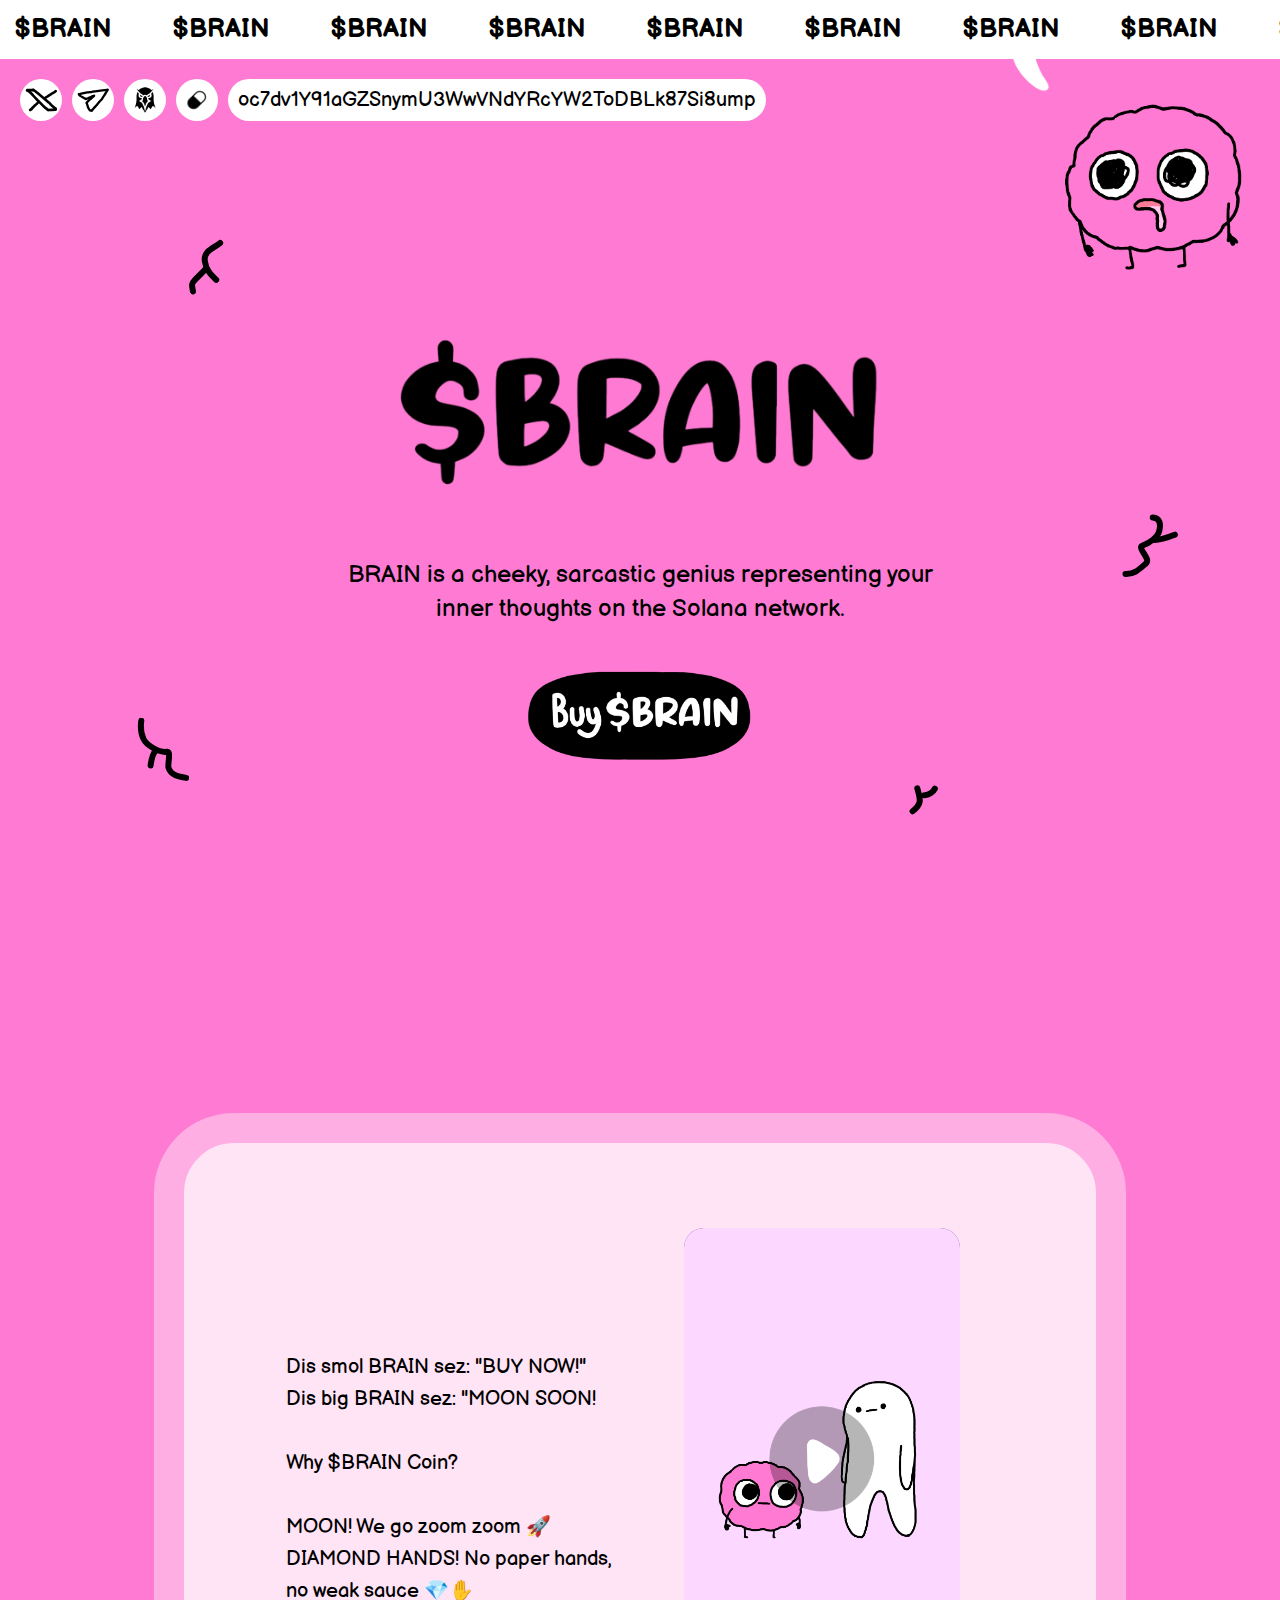
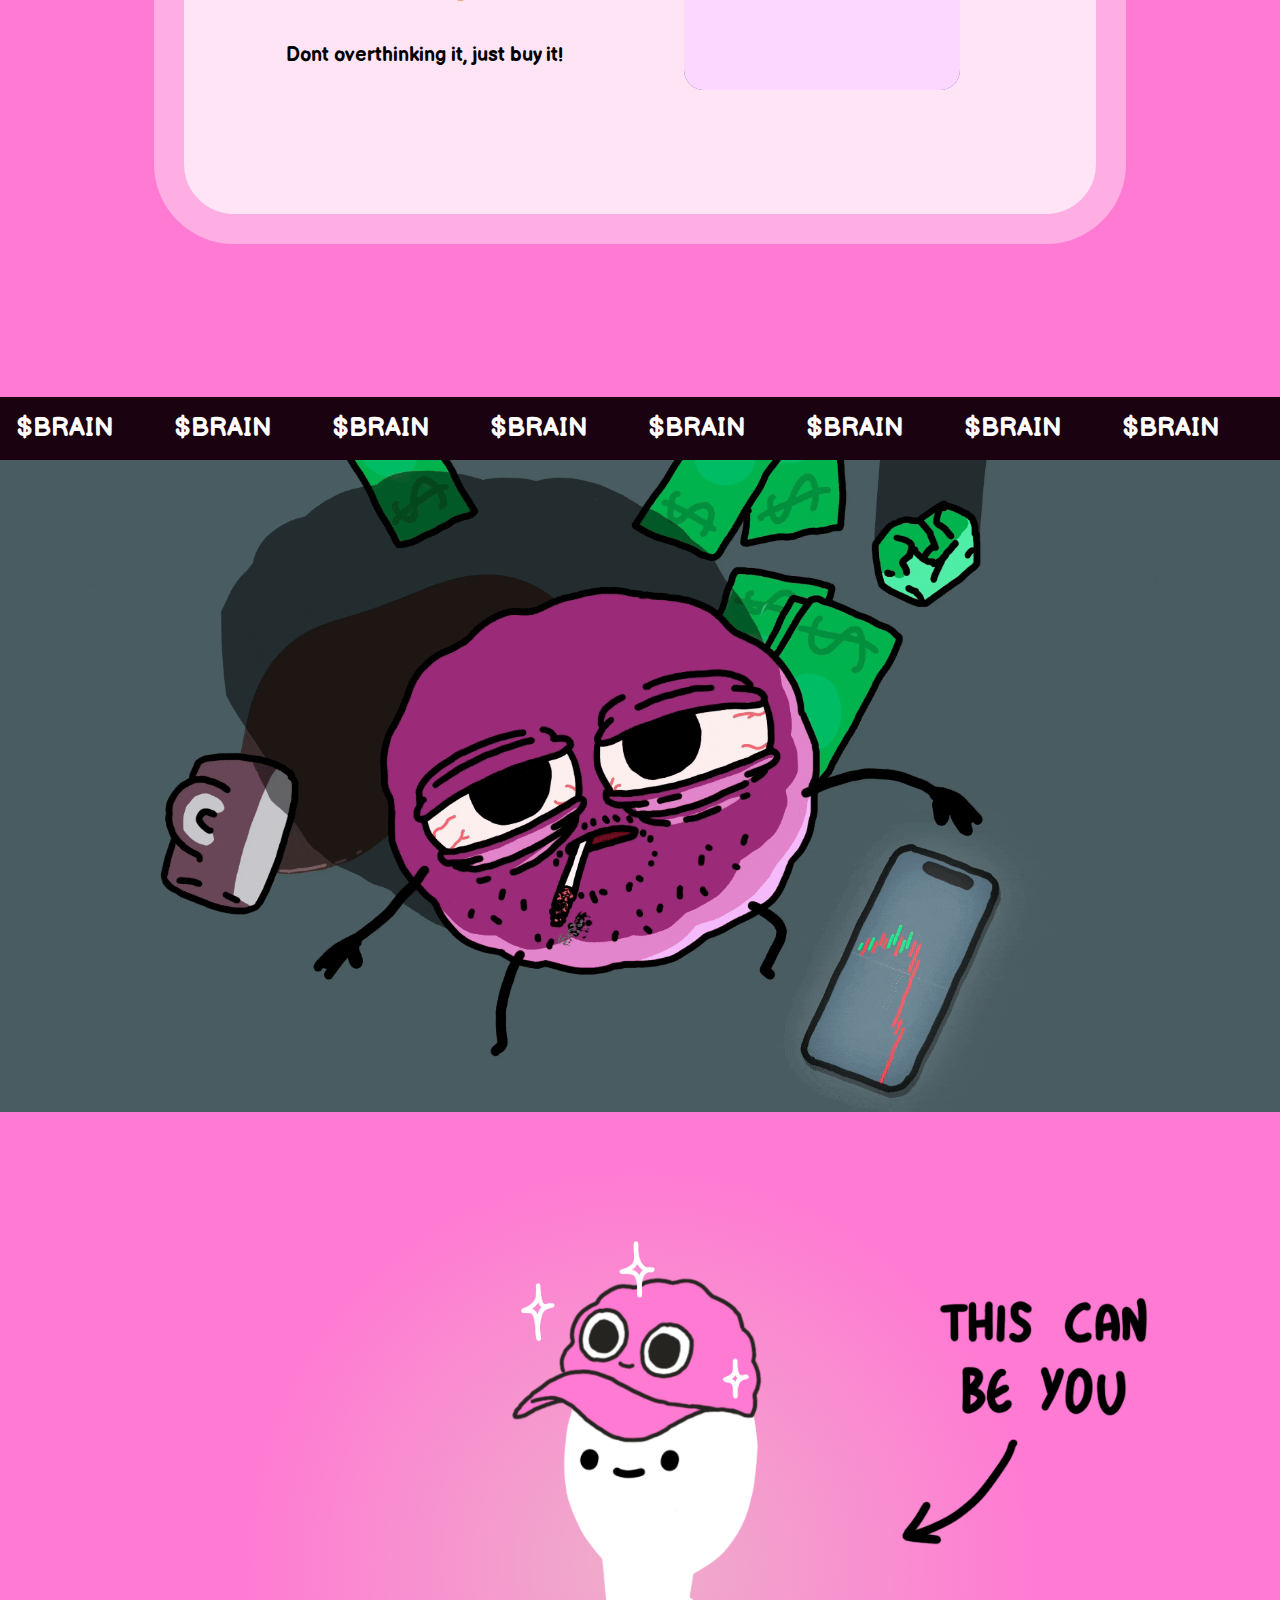
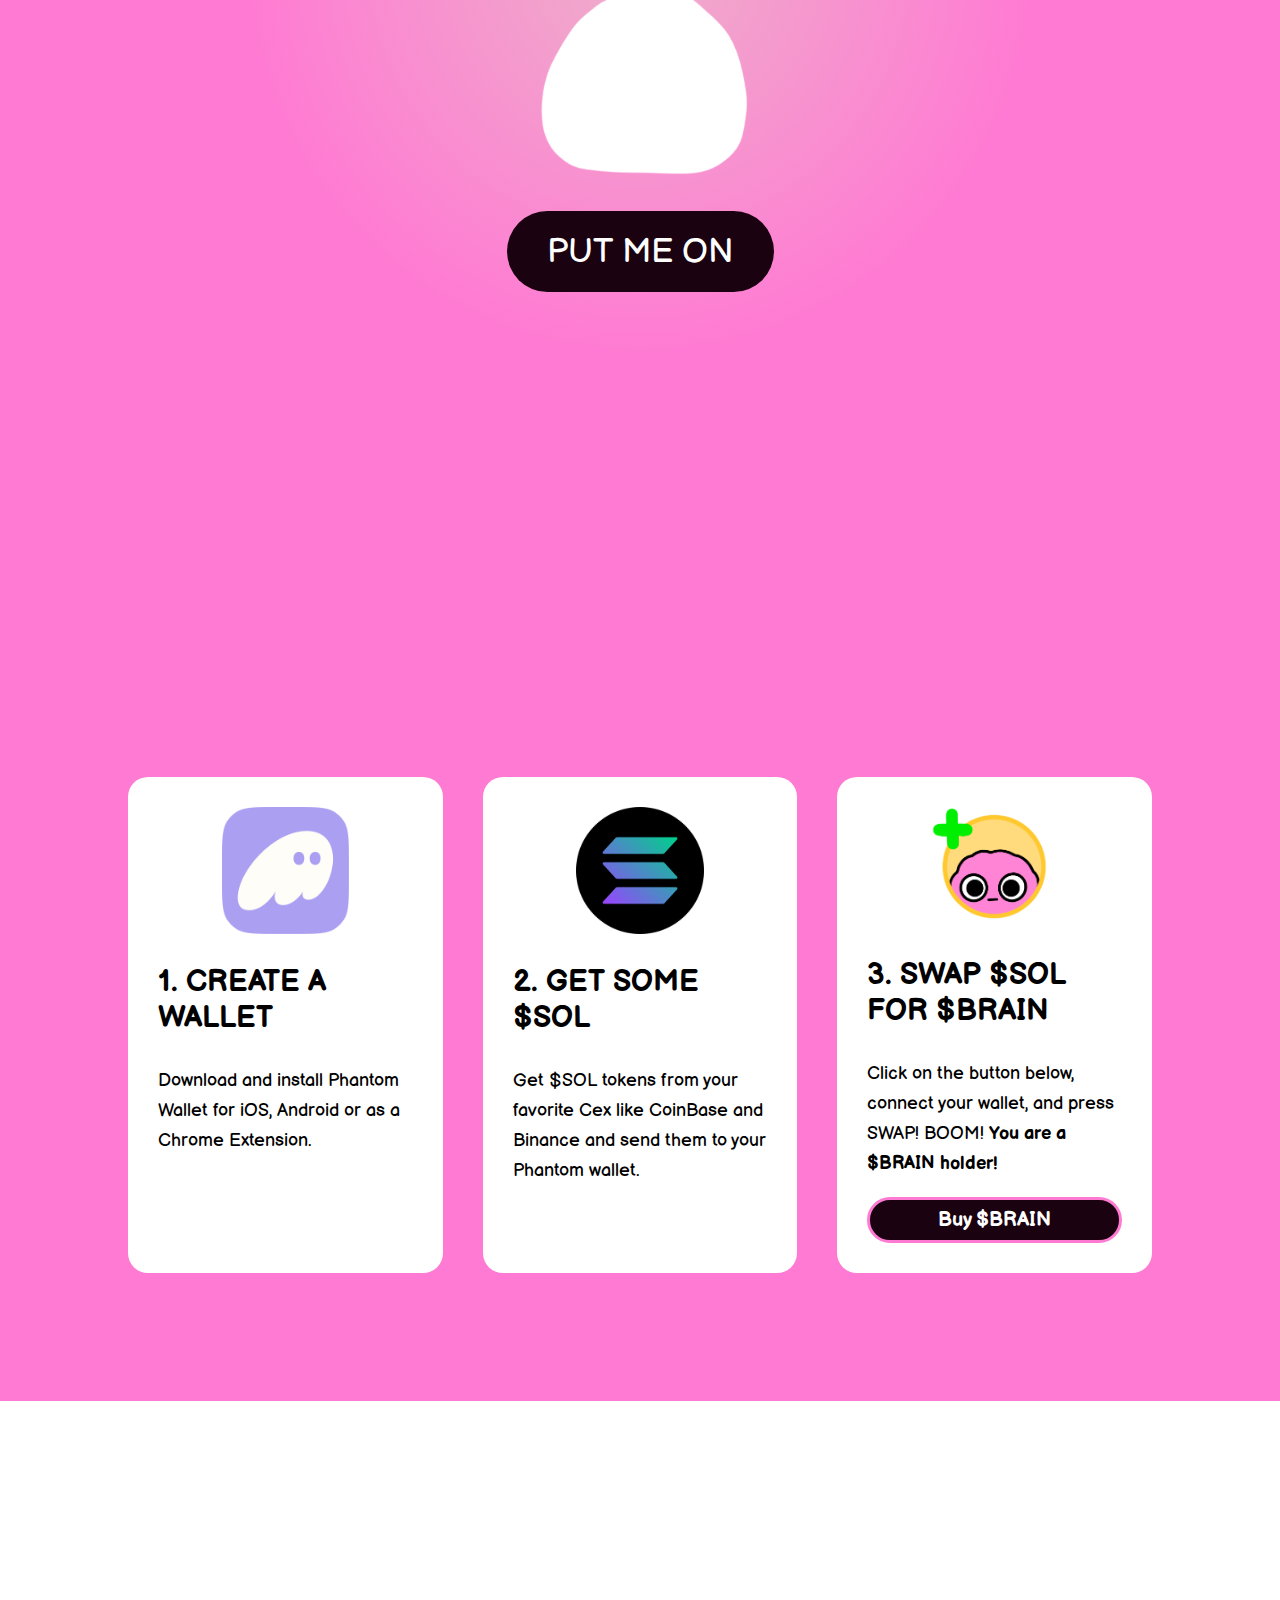
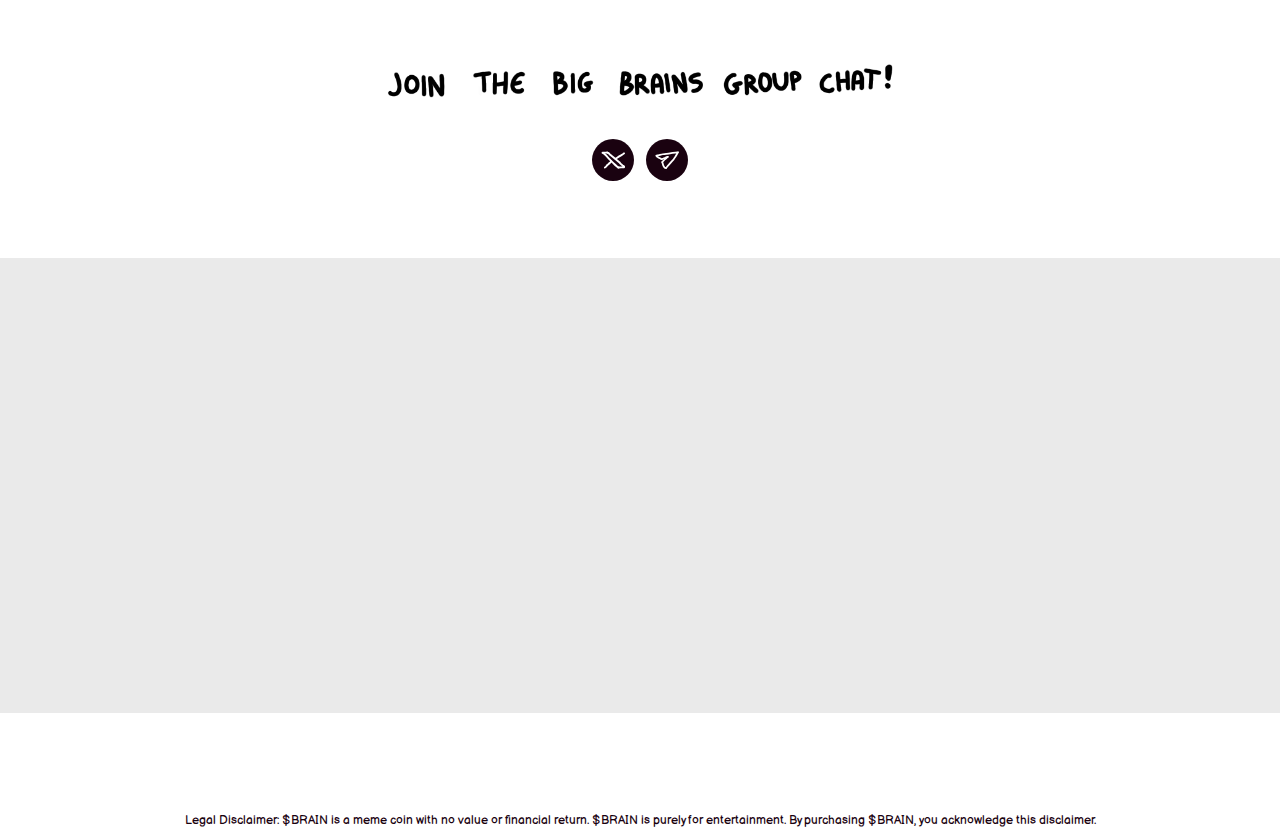
<file: index.html>
<!DOCTYPE html>
<html lang="en">
  <head>
    <meta charset="UTF-8" />
    <meta name="viewport" content="width=device-width, initial-scale=1.0" />
    <link rel="stylesheet" href="styles.css?v=1.0.1" />
    <meta http-equiv="Cache-Control" content="no-cache, no-store, must-revalidate" />
<meta http-equiv="Pragma" content="no-cache" />
<meta http-equiv="Expires" content="0" />
    <link rel="icon" href="./assets/logo1.png" type="image/png">
    <link rel="apple-touch-icon" href="./assets/logo1.png">
    <title>BRAIN</title>
    <meta name="description" content="BRAIN is a cheeky, sarcastic genius representing your inner thoughts on the Solana network." />
  
    <link rel="preconnect" href="https://fonts.googleapis.com">
    <link rel="preconnect" href="https://fonts.gstatic.com" crossorigin>
    <link href="https://fonts.googleapis.com/css2?family=Balsamiq+Sans:ital,wght@0,400;0,700;1,400;1,700&family=Inter:ital,opsz,wght@0,14..32,100..900;1,14..32,100..900&display=swap" rel="stylesheet">
  </head>
  <body>
    <div class="overthinking-and-logo-wrapper">
      <img class="brain-logo" id="logo" src="./assets/logo1.png"/>
      <img class="chat-tip" src="./assets/white_tip.png"/>
      <!-- <div class="chat-tip"></div> -->
      <!-- <div class="chat-tip-black"></div> -->
      <div class="ticker-wrapper">
        <div class="ticker">
            <div class="ticker-move">
                <span class="text">$BRAIN</span>
                <span class="text">$BRAIN</span>
                <span class="text">$BRAIN</span>
                <span class="text">$BRAIN</span>
                <span class="text">$BRAIN</span>
                <span class="text">$BRAIN</span>
                <span class="text">$BRAIN</span>
                <span class="text">$BRAIN</span>
                <span class="text">$BRAIN</span>
                <span class="text">$BRAIN</span>
                <span class="text">$BRAIN</span>
                <span class="text">$BRAIN</span>
                <span class="text">$BRAIN</span>
                <span class="text">$BRAIN</span>
                <span class="text">$BRAIN</span>
                <span class="text">$BRAIN</span>
                <span class="text">$BRAIN</span>
                <span class="text">$BRAIN</span>
                <span class="text">$BRAIN</span>
                <span class="text">$BRAIN</span>
            </div>
            <DIV class="ticker-move">
                <span class="text">$BRAIN</span>
                <span class="text">$BRAIN</span>
                <span class="text">$BRAIN</span>
                <span class="text">$BRAIN</span>
                <span class="text">$BRAIN</span>
                <span class="text">$BRAIN</span>
                <span class="text">$BRAIN</span>
                <span class="text">$BRAIN</span>
                <span class="text">$BRAIN</span>
                <span class="text">$BRAIN</span>
                <span class="text">$BRAIN</span>
                <span class="text">$BRAIN</span>
                <span class="text">$BRAIN</span>
                <span class="text">$BRAIN</span>
                <span class="text">$BRAIN</span>
                <span class="text">$BRAIN</span>
                <span class="text">$BRAIN</span>
                <span class="text">$BRAIN</span>
                <span class="text">$BRAIN</span>
                <span class="text">$BRAIN</span>
            </div>
        </div>
      </div>
    </div>
    <style>
        .shaker{
        animation: tilt-shaking 0.2s infinite;
        }
        @keyframes tilt-shaking {
  0% { transform: rotate(0deg); }
  25% { transform: rotate(5deg); }
  50% { transform: rotate(0eg); }
  75% { transform: rotate(-5deg); }
  100% { transform: rotate(0deg); }
}
    </style>
    <section class="hero">
      <img class="shaker" id="ass1" src="./assets/ass1.svg"/>
      <img class="shaker" id="ass2" src="./assets/ass2.svg"/>
      <img class="shaker" id="ass3" src="./assets/ass3.svg"/>
      <img class="shaker" id="ass4" src="./assets/ass4.svg"/>
      <div class="social-links-and-ca-wrapper">
        <div class="social-links-wrapper">

          <a class="social-link"  href="https://x.com/brainsolanalol" target="_blank">
            <img class="social-img" src="./assets/social/x.svg"/>
          </a>

          <a class="social-link"  href="https://t.me/brainsolclub" target="_blank">
            <img class="social-img" src="./assets/social/telegram.svg"/>
          </a>
          <a class="social-link"  href="#" target="_blank">
            <img class="social-img" src="./assets/DEXTools Isotype_black (alternative color).png"/>
          </a>
            <a class="social-link"  href="https://pump.fun/oc7dv1Y91aGZSnymU3WwVNdYRcYW2ToDBLk87Si8ump" target="_blank">
            <img style="filter: brightness(0%);" class="social-img" src="./assets/pump.png"/>
          </a>
        </div>
        <div class="ca">
          oc7dv1Y91aGZSnymU3WwVNdYRcYW2ToDBLk87Si8ump
        </div>
      </div>

      <div class="hero-title-text-button-wrapper">
        <div class="title-and-by-viakavish">


          <img class="brain-text-logo shaker" alt="brain-text-logo" src="./assets/brain_header.png" />
        </div>

        <span class="brain-text fade-in-element">BRAIN is a cheeky, sarcastic genius representing your inner thoughts on the Solana network.</span>
        <a href="https://pump.fun/oc7dv1Y91aGZSnymU3WwVNdYRcYW2ToDBLk87Si8ump" target="_blank" class="buy-brain-button"><img src="./assets/buy_brain_button.png" /></a>
      </div>
    </section>
    <section class="why-brain-wrapper">
      <div class="why-brain">
        <div class="text-warpper">
          <img class="section-title why-brain-title fade-in-element" src="./assets/why_brain.png" />
          <br>
            Dis smol BRAIN sez: "BUY NOW!"</br>
            Dis big BRAIN sez: "MOON SOON!</br>
          </br>
            Why $BRAIN Coin?</br>
          </br>
            MOON! We go zoom zoom 🚀</br>
            DIAMOND HANDS! No paper hands, no weak sauce 💎✋</br>
          </br>
            <strong>Dont overthinking it, just buy it!</strong>
          </p>

        </div>
        <div class="video-wrapper">
          <a class="video-link" href="./assets/video.html" target="_blank">
            <img class="video-img" src="./assets/vide-tm.png"/>
            <img class="play-img" src="./assets/vid-tm.png"/>
          </a>
        </div>
      </div>
    </section>
    <section class="gif-section">
      <div class="ticker-wrapper dark">
        <div class="ticker">
            <div class="ticker-move">
                <span class="text">$BRAIN</span>
                <span class="text">$BRAIN</span>
                <span class="text">$BRAIN</span>
                <span class="text">$BRAIN</span>
                <span class="text">$BRAIN</span>
                <span class="text">$BRAIN</span>
                <span class="text">$BRAIN</span>
                <span class="text">$BRAIN</span>
                <span class="text">$BRAIN</span>
                <span class="text">$BRAIN</span>
                <span class="text">$BRAIN</span>
                <span class="text">$BRAIN</span>
                <span class="text">$BRAIN</span>
                <span class="text">$BRAIN</span>
                <span class="text">$BRAIN</span>
                <span class="text">$BRAIN</span>
                <span class="text">$BRAIN</span>
                <span class="text">$BRAIN</span>
                <span class="text">$BRAIN</span>
                <span class="text">$BRAIN</span>
            </div>
            <div class="ticker-move">
                <span class="text">$BRAIN</span>
                <span class="text">$BRAIN</span>
                <span class="text">$BRAIN</span>
                <span class="text">$BRAIN</span>
                <span class="text">$BRAIN</span>
                <span class="text">$BRAIN</span>
                <span class="text">$BRAIN</span>
                <span class="text">$BRAIN</span>
                <span class="text">$BRAIN</span>
                <span class="text">$BRAIN</span>
                <span class="text">$BRAIN</span>
                <span class="text">$BRAIN</span>
                <span class="text">$BRAIN</span>
                <span class="text">$BRAIN</span>
                <span class="text">$BRAIN</span>
                <span class="text">$BRAIN</span>
                <span class="text">$BRAIN</span>
                <span class="text">$BRAIN</span>
                <span class="text">$BRAIN</span>
                <span class="text">$BRAIN</span>
            </div>
        </div>
      </div>

        <img  src="./assets/hard_night_compress.gif" class="brain-gif">


    </section>
    <section class="put-brain-hat">
      <img class="you" src="./assets/thisiscanbeuarrow.png" />
      <div class="person-and-button">
        <img class="person" src="./assets/person1.png" />
        <a class="put-me-on-link" href="./put/putmeon.html" target="_blank">
          PUT ME ON
        </a>
      </div>
    </section>
    <section class="how-to-buy">
      <img class="section-title how-to-buy-title fade-in-element" src="./assets/how_to_buy.png" />
      <div class="steps">
        <div class="step">
          <div class="step-title-and-text">
            <h3>1. CREATE A WALLET</h3>
            <p>Download and install Phantom Wallet for iOS, Android or as a Chrome Extension.</p>
          </div>

          <img src="./assets/a.png" alt="Create a wallet">
        </div>

        <div class="step">
          <div class="step-title-and-text">
            <h3>2. GET SOME $SOL</h3>
            <p>Get $SOL tokens from your favorite Cex like CoinBase and Binance and send them to your Phantom wallet.</p>
          </div>

          <img src="./assets/b.png" alt="Buy some $SOL">
        </div>

        <div class="step">
          <div class="step-title-and-text">
            <h3>3. SWAP $SOL FOR $BRAIN</h3>
            <p>Click on the button below, connect your wallet, and press SWAP! BOOM! <strong>You are a $BRAIN holder!</strong></p>
            <p></p>
              <a href="https://pump.fun/oc7dv1Y91aGZSnymU3WwVNdYRcYW2ToDBLk87Si8ump" target="_blank" class="buy-brain-instep">Buy $BRAIN</a>
          </div>

          <img src="./assets/c.png" alt="Swap $SOL for $BRAIN">
        </div>
    </div>
    </section>
    <section class="join-community">
      <img class="section-title socials-title fade-in-element" src="./assets/ss.png" />
      <img class="social-subtitlte" src="./assets/ss2.png"/>

      <div class="social-links-wrapper-bottom">

        <a class="social-link" href="https://x.com/brainsolanalol" target="_blank">
          <img class="social-img" src="./assets/social/x-w.svg"/>
        </a>

        <a class="social-link" href="https://t.me/brainsolclub" target="_blank">
          <img class="social-img" src="./assets/social/telegram-w.svg"/>
        </a>
      </div>
      <div class="chat-wrapper">
        <div class="msg-1-wrapper">
          <img class="msg-1 msg-animation" src="./assets/ss5.png"/>
          <img class="msg-check msg-animation" src="/assets/ss4.png"/>
        </div>
        <div class="msg-2-wrapper">
          <img class="msg-2 msg-animation" src="./assets/ss3.png"/>
        </div>
      </div>
    </section>
    <div class="footer">
      <span class="disclaimer">
        Legal Disclaimer: $BRAIN is a meme coin with no value or financial return. $BRAIN is purely for entertainment. By purchasing $BRAIN, you acknowledge this disclaimer.
      </span>
    </div>
    <script type="text/javascript" src="./script.js?v=1.0.1"></script>
  </body>
</html>
</file>
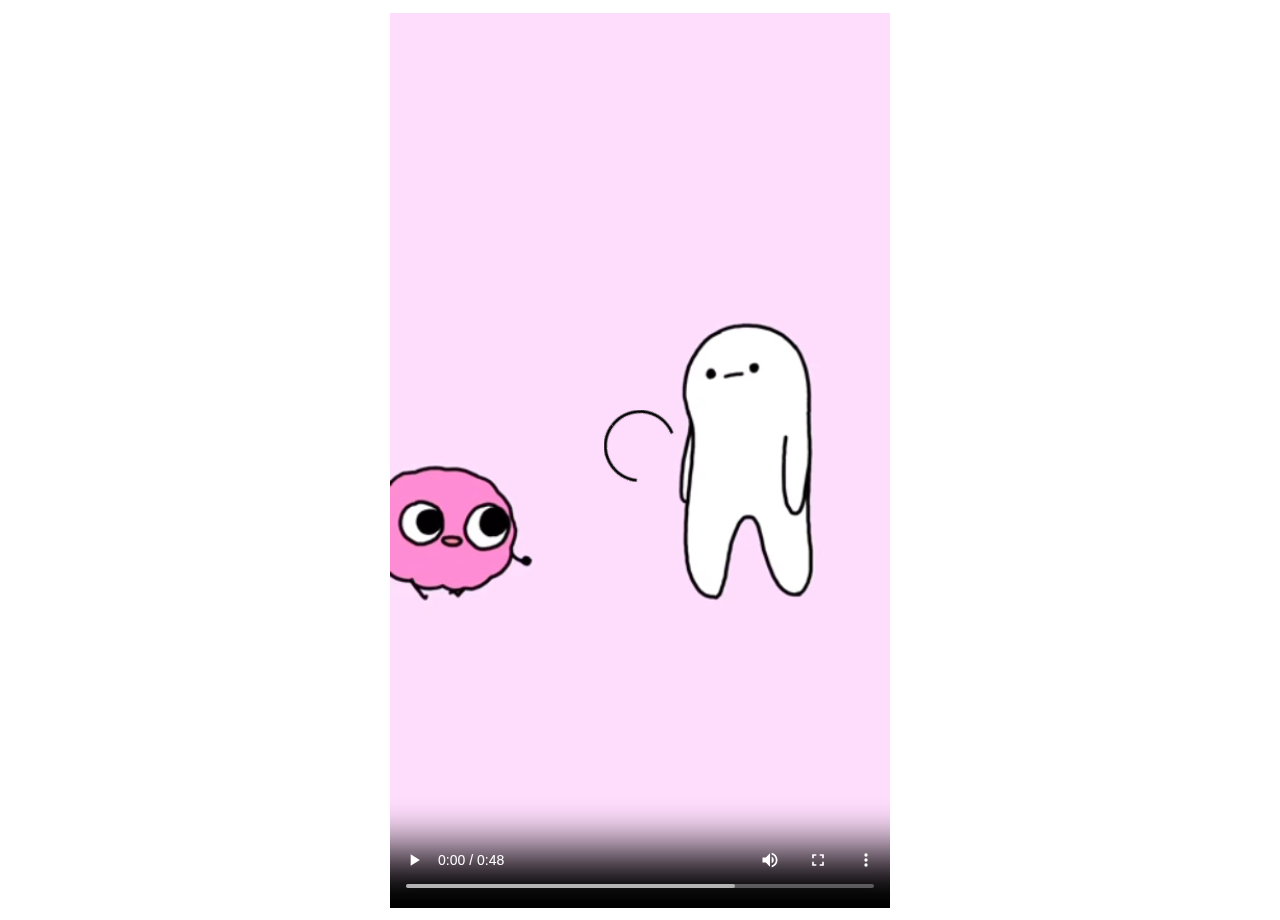
<file: assets/video.html>
<!DOCTYPE html>
<html>

<body style="text-align: center">

    <video width="500px"
           height="900px"
           controls="controls">
        <source src=
"./video.mp4"
                type="video/mp4" />
    </video>
</body>

</html>
</file>
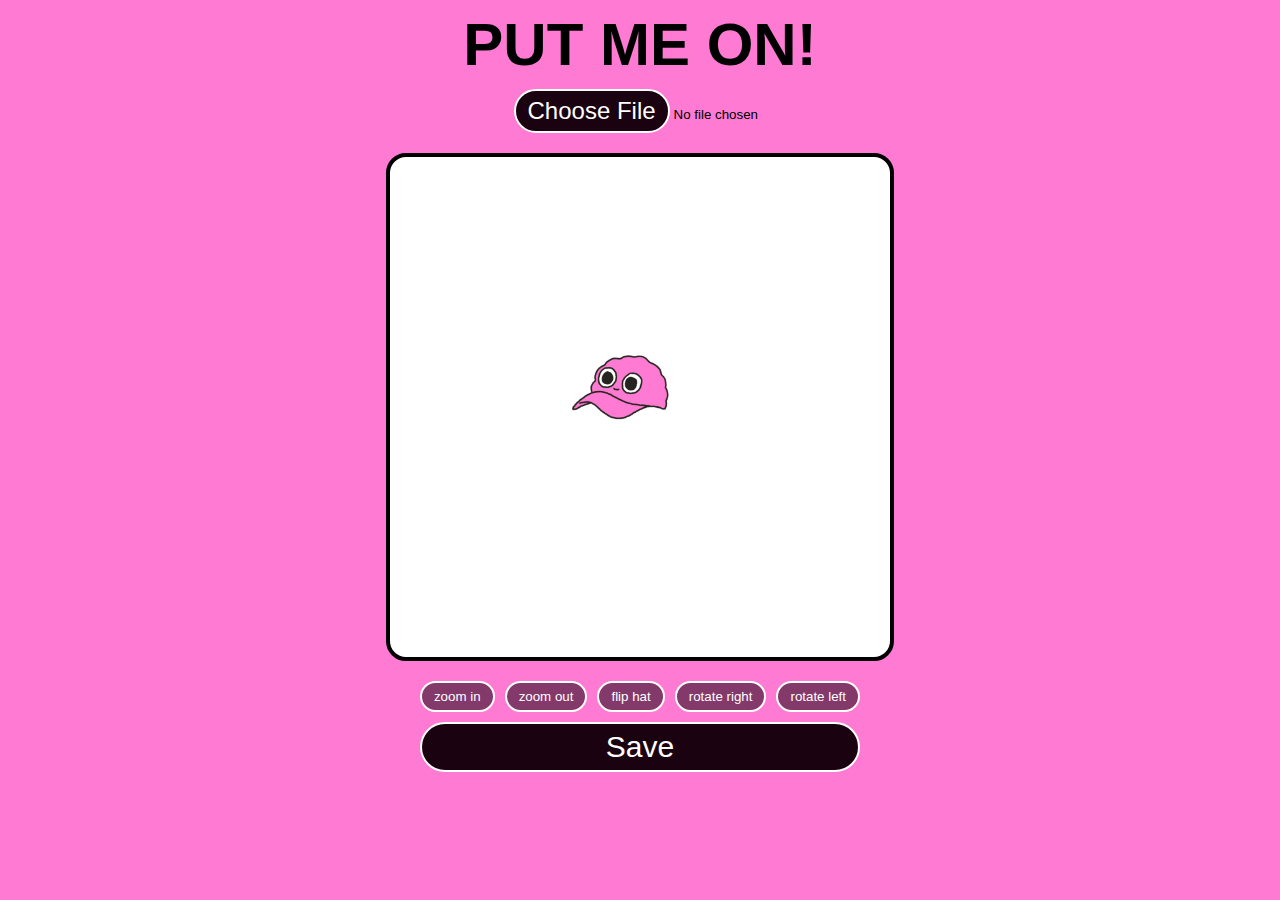
<file: put/putmeon.html>
<!DOCTYPE html>
<html lang="en">
  <head>
    <meta charset="UTF-8" />
    <meta name="viewport" content="width=device-width, initial-scale=1.0" />
    <link rel="stylesheet" href="putmeon.css?v=1.0.1" />
    <link rel="icon" href="./assets/logo1.png" type="image/png" />
    <link rel="apple-touch-icon" href="./assets/logo1.png" />
    <meta
      http-equiv="Cache-Control"
      content="no-cache, no-store, must-revalidate"
    />
    <meta http-equiv="Pragma" content="no-cache" />
    <meta http-equiv="Expires" content="0" />
    <title>put me on</title>
  </head>
  <body>
    <div class="container">
      <h1>PUT ME ON!</h1>
      <input type="file" id="uploadImage" text="upload image" accept="image/*" />
      <canvas id="photoCanvas"></canvas>
      <div class="controls-and-export-button">
        <div class="controls">
          <button class="edit-button" id="increaseSize">zoom in</button>
          <button class="edit-button" id="decreaseSize">zoom out</button>
          <button class="edit-button" id="flipHat">flip hat</button>
          <button class="edit-button" id="rotateRight">rotate right</button>
          <button class="edit-button" id="rotateLeft">rotate left</button>
        </div>
        <button id="exportButton">Save</button>
      </div>
    </div>

    <script src="putmeon.js?v=1.0.1"></script>
  </body>
</html>
</file>
<file: styles.css>
:root {
  --yellow: #f9f871;
  --pink: #f096cc;
  --dark-pink: #1a0210;
  --pink-brain: #ff7bd3;
  --light-white: #ffffffcc;
}

@font-face {
  font-family: "Balsamiq Sans", sans-serif;
  src: url("fonts/Si\ Kancil\ 2.ttf");
}

p {
  font-family: "Balsamiq Sans", sans-serif;
  font-weight: 400;
  font-style: normal;
}

body {
  margin: 0;
  /* background: var(--pink-brain); */
  background-color: white;
  /* font-family: "Balsamiq Sans", sans-serif; */
  font-family: "Balsamiq Sans", sans-serif;
  font-size: 20px;
}

section {
  width: 100%;
  background: var(--pink-brain);
  min-height: 100vh;
  display: flex;
  position: relative;
  flex-direction: column;
  align-items: center;
  justify-content: center;
}
a {
  text-decoration: none;
}
p {
}
.hero {
  display: flex;
  gap: 40px;
}
h2 {
  font-size: 70px;
  margin: 0;
}
.social-links-and-ca-wrapper {
  position: absolute;
  left: 20px;
  top: 20px;
  display: flex;
  gap: 10px;
}
.ca {
  background-color: white;
  display: flex;
  justify-content: center;
  align-items: center;
  padding: 0 10px;
  border-radius: 30px;
  font-family: "Balsamiq Sans", sans-serif;
}
.social-links-wrapper {
  left: 20px;
  top: 20px;
  display: flex;
  gap: 10px;
}
.buy-brain-instep {
  background-color: var(--dark-pink);
  color: white;
  border: 3px solid var(--pink-brain);
  border-radius: 25px;
  padding: 8px 16px;
  display: block;
  text-align: center;
  font-weight: 800;
}
.video-link {
  background-color: rebeccapurple;
  display: flex;
  width: 80%;
  position: relative;
  border-radius: 20px;
}
.video-img {
  border-radius: 20px;
  width: 100%;
}
.play-img {
  display: flex;
  position: absolute;
  top: 50%;
  left: 50%;
  transform: translate(-50%, -50%);
  width: 110px;
  transition: all 120ms ease-in-out;
  border-radius: 100px;
}
.play-img:hover {
  top: 52%;
  left: 53%;
  scale: 1.2;
  background-color: var(--pink-brain);
  border-radius: 100px;
}
.social-links-wrapper .social-link {
  background: white;
  border-radius: 25px;
  padding: 5px;
  align-items: center;
  justify-content: center;
  display: flex;
  scale: 1;
  /* border: var(--dark-pink) solid 2px; */
  transition: all 120ms ease-in-out;
}
.social-links-wrapper .social-link:hover {
  scale: 1.2;
  transform: rotate(8deg);
  background: rgb(250, 249, 105);
}
.social-links-wrapper .social-link > img {
  width: 32px;
  height: 32px;
}

.social-links-wrapper .social-img {
  width: 30px;
}
.hero-title-text-button-wrapper {
  display: flex;
  flex-direction: column;
  /* gap: 20px; */
  align-content: center;
  align-items: center;
  max-width: 600px;
}

.title-and-by-viakavish {
  position: relative;
  display: flex;
  flex-direction: column;
  align-items: center;
  justify-content: center;
}
.brain-text-logo {
  max-width: 80%;
}
.by-viakavish {
  max-width: 30%;
  position: absolute;
  transition: all ease-in-out 200ms;
  top: 0%;
  left: 18%;
}
.by-viakavish:hover {
  scale: 1.1;
}

.hero-title-text-button-wrapper .brain-text {
  text-align: center;
  font-size: 24px;
  line-height: 34px;
  font-family: "Balsamiq Sans", sans-serif;
  font-weight: 100;
  margin-top: -16px;
}
/* .buy-brain-button {
  background-color: var(--dark-pink);
  color: white;
  border-radius: 25px;
  padding: 10px 30px;
  font-size: 30px;
  scale: 1;
  transition: all 120ms ease-in-out;
  font-family: "Balsamiq Sans", sans-serif;
  margin-top: 20px;
} */
.buy-brain-button > img {
  width: 228px;
  padding-top: 44px;
}
.small > img {
  width: 100px !important;
  padding-top: 20px;
  cursor: pointer;
}
.small > img:hover {
  scale: 1.2;
}

.buy-brain-button:hover {
  scale: 1.2;
  color: rgb(250, 249, 105);
  transform: rotate(3deg);
  animation: vibrate 0.1s linear infinite;
}

.why-brain {
  margin: 12%;
  padding: 8%;
  padding-top: 5%;
  height: 100%;
  gap: 20px;
  background-color: var(--light-white);
  /* background-color: white; */
  display: flex;
  border-radius: 80px;
  border: #ffaee4 30px solid;
}
.text-warpper {
  flex: 1;
  display: flex;
  flex-direction: column;
  align-items: flex-start;
  justify-content: space-evenly;
  font-family: "Balsamiq Sans", sans-serif;

  line-height: 32px;
}
.video-wrapper {
  display: flex;
  flex: 1;
  justify-content: center;
  align-items: center;
}
.video-wrapper iframe {
  border-radius: 10px;
}

.how-to-buy {
  gap: 20px;
  min-height: unset;
  padding: 10% 0;
}

.how-to-buy .steps {
  display: flex;
  align-items: center;
  gap: 20px;
  justify-content: center;
  gap: 40px;
}

.steps {
  max-width: 80%;
  display: flex;
  align-items: stretch !important;
  gap: 20px;
}
.how-to-buy .step {
  padding: 30px;
  text-align: center;
  flex: 1;
  /* border: 4px solid var(--dark-pink); */
  transition: all 140ms ease-in-out;
  display: flex;
  align-items: center;
  flex-direction: column-reverse;
  justify-content: flex-end;
  background-color: white;
  border-radius: 20px;
}
.step .step-title-and-text {
}
.step h3 {
  font-size: 30px;
  text-align: start;
  font-family: "Balsamiq Sans", sans-serif;
}
.step p {
  line-height: 30px;
  font-size: 18px;
}
.step img {
  width: 50%;
}

.how-to-buy .step:hover {
  z-index: 2;
}

.how-to-buy .step p {
  text-align: start;
}

.join-community {
  position: relative;
  background-color: white;
  padding: 4% 0;
}
.join-community-header {
  font-size: 70px;
}
.join-community-img {
  width: 500px;
  animation: floating 3s ease-in-out infinite;
}
.join-wrapper {
  display: flex;
  justify-content: center;
  align-items: center;
  position: relative;
  width: 50%;
  height: 500px;
}

.brain-gif {
  width: 100%;
}

.footer {
  display: flex;
  align-items: center;
  justify-content: center;
  background-color: white;
  color: var(--dark-pink);
  padding: 10px;
  font-size: 12px;
}
.disclaimer {
  text-align: center;
  /* max-width: 60%; */
}
.overthinking-and-logo-wrapper {
  position: relative;
}

.ticker-wrapper {
  width: 100%;
  overflow: hidden;
  white-space: nowrap;
  box-sizing: border-box;
  background-color: white;
  padding: 14px;
  /* border-bottom: 4px var(--dark-pink) solid; */
}
.ticker-wrapper.dark {
  background-color: #1a0210;
  color: white;
  padding: 16px;
}

.ticker {
  display: flex;
  white-space: nowrap;
}

.ticker-move {
  display: inline-flex;
  white-space: nowrap;
  animation: ticker 40s linear infinite;
}

.text {
  padding-right: 60px;
  font-size: 26px;
  font-weight: bold;
  font-family: "Balsamiq Sans", sans-serif;
  z-index: 5;
}

@keyframes ticker {
  0% {
    transform: translateX(0%);
  }
  100% {
    transform: translateX(-100%);
  }
}

.float-social-links-wrapper {
  display: contents;
}
.float-social-link {
  position: absolute;
  z-index: 100;
  animation: floating 6s ease-in-out infinite;

  border-radius: 100px;
  display: flex;
  transition: all 120ms ease-in-out;
  padding: 15px;
}
.float-social-link > img {
  width: 50px;
  height: 50px;
}
#float-social-1 {
  left: 20%;
  top: 70%;
  animation-delay: 500ms;
}
#float-social-2 {
  left: 30%;
  top: 53%;
  animation-delay: 1500ms;
}
#float-social-3 {
  left: 43%;
  top: 40%;
  animation-delay: 3000ms;
}
#float-social-4 {
  left: 60%;
  top: 40%;
  animation-delay: 6000ms;
}
#float-social-5 {
  left: 70%;
  top: 52%;
  animation-delay: 5000ms;
}
#float-social-6 {
  left: 80%;
  top: 70%;
  animation-delay: 2000ms;
}

.float-social-link:hover {
  background-color: var(--pink-brain);
  scale: 1.1;
  transform: rotate(-2deg);
}
@keyframes floating {
  0% {
    transform: translateY(0);
  }
  50% {
    transform: translateY(-10px);
  }
  100% {
    transform: translateY(0);
  }
}

.chat-tip {
  top: 34px;
  position: absolute;
  right: 18%;
  z-index: 4;
  width: 3%;
}
/* .chat-tip {
  position: absolute;
  bottom: -32px;
  right: 13%;
  transform: rotate(349deg);
  width: 0;
  height: 0;
  border-left: 44px solid transparent;
  border-right: 19px solid transparent;
  border-top: 52px solid white;
  border-radius: 50%;
  z-index: 4;
} */
/* .chat-tip-black {
  position: absolute;
  bottom: -37px;
  right: 25%;
  transform: rotate(349deg);
  width: 0;
  height: 0;
  border-left: 44px solid transparent;
  border-right: 23px solid transparent;
  border-top: 52px solid var(--dark-pink);
  border-radius: 50%;
} */
#logo {
  z-index: 555;
}
.brain-logo {
  position: absolute;
  top: 60px;
  width: 20vw;
  right: 0%;
}
#ass1 {
  top: 20%;
  left: 15%;
  position: absolute;
  transform: rotate(45deg);
}
#ass2 {
  bottom: 16%;
  left: 71%;
  position: absolute;
  transform: rotate(232deg);
}
#ass3 {
  top: 52%;
  right: 8%;
  position: absolute;
  transform: rotate(319deg);
}
#ass4 {
  bottom: 20%;
  right: 85%;
  position: absolute;
  transform: rotate(98deg);
}
.section-title {
  max-width: 30%;
  padding-bottom: 5%;
}

.why-brain-title {
  max-width: 100%;
}
.how-to-buy-title {
  max-width: 50%;
}
.socials-title {
  max-width: 40%;
  padding-bottom: 3%;
}
.social-subtitlte {
  max-width: 40%;
  padding-bottom: 3%;
}
.gif-section {
  min-height: unset;
}
.social-links-wrapper-bottom {
  display: flex;
  gap: 12px;
  padding-bottom: 6%;
}
.social-links-wrapper-bottom .social-link {
  background: var(--dark-pink);
  border-radius: 25px;
  padding: 5px;
  align-items: center;
  justify-content: center;
  display: flex;
  scale: 1;
  /* border: var(--dark-pink) solid 2px; */
  transition: all 120ms ease-in-out;
}
.social-links-wrapper-bottom .social-link .social-img {
  width: 24px;
  height: 24px;
  padding: 4px;
}
.social-links-wrapper-bottom .social-link:hover {
  background-color: var(--dark-pink);
  scale: 1.2;
}
.chat-wrapper {
  background-color: #eaeaea;
  width: 100%;
  display: flex;
  flex-direction: column;
  align-items: center;
  padding: 4% 0;
  gap: 50px;
}

.msg-1-wrapper {
  width: 50%;
  display: flex;
  align-items: center;
  gap: 20px;
}
.msg-2-wrapper {
  width: 50%;
  display: flex;
  align-items: center;
  gap: 20px;
  justify-content: flex-end;
}
.msg-animation {
  opacity: 0;
  transform: translateY(20px);
  scale: 0.9;
  transition: all 0.2s ease-out;
}
.msg-animation.visible {
  opacity: 1;
  scale: 1;
  transform: translateY(0);
}
.msg-check {
  transition-delay: 800ms;
}
.msg-2 {
  transition-delay: 1600ms;
}

.fade-in-element {
  opacity: 0;
  transform: translateY(20px);
  transition: opacity 1s ease-out, transform 1s ease-out;
}

.fade-in-element.visible {
  opacity: 1;
  transform: translateY(0);
}
.put-brain-hat {
  background: rgb(238, 174, 202);
  background: radial-gradient(
    circle,
    rgba(238, 174, 202, 1) 0%,
    rgba(255, 123, 211, 1) 50%
  );
  position: relative;
}
.you {
  position: absolute;
  left: 70%;
  width: 20%;
  top: 20%;
}
.person {
  width: 80%;
}
.person-and-button {
  display: flex;
  flex-direction: column;
  align-items: center;
  justify-content: center;
  gap: 20px;
}

.put-me-on-link {
  font-family: "Balsamiq Sans", sans-serif;
  background-color: var(--dark-pink);
  color: white;
  padding: 20px 40px;
  font-size: 34px;
  border-radius: 50px;
}
.put-me-on-link:hover {
  animation: vibrate 0.1s linear infinite;
}

@media only screen and (max-width: 600px) {
  .you {
    position: absolute;
    left: 64%;
    width: 30%;
    top: 6%;
    transform: rotate(-22deg);
  }
  .person {
    width: 70%;
  }

  .ticker-wrapper {
    padding: 10px;
  }
  .text {
    font-size: 34px;
  }
  .brain-logo {
    position: absolute;
    top: 50px;
    width: 36vw;
    right: 0%;
  }
  .buy-brain-button > img {
    width: 180px;
  }
  .brain-text-logo {
    max-width: 80%;
  }
  .hero-title-text-button-wrapper .brain-text {
    font-size: 20px;
  }
  .hero {
    flex-direction: column-reverse;
    padding-bottom: unset;
  }
  .social-links-and-ca-wrapper {
    position: relative;
    left: unset;
    top: unset;
    display: flex;
    flex-direction: column-reverse;
  }
  .social-links-wrapper {
    justify-content: center;
  }
  .ca {
    padding: 10px;
  }
  section {
    padding-bottom: 70px;
    min-height: 100vh;
    height: unset;
  }
  .why-brain {
    flex-direction: column;
    margin: 0;
    border-radius: 0;
    border: none;
    padding-bottom: 100px;
  }

  .steps {
    flex-direction: column;
    padding: 0px 10px;
  }

  .step h3 {
    font-size: 30px;
  }
  .how-to-buy .step p {
    font-size: 24px;
  }
  h2 {
    font-size: 60px;
  }
  .join-community-header {
    font-size: 40px;
  }
  .chat-tip {
    width: 6%;
    right: 28%;
    top: 34px;
  }
  .chat-tip-black {
    position: absolute;
    bottom: -37px;
    right: 28%;
    transform: rotate(358deg);
    width: 0;
    height: 0;
    border-left: 38px solid transparent;
    border-right: 14px solid transparent;
    border-top: 46px solid var(--dark-pink);
  }

  #ass1,
  #ass2,
  #ass3,
  #ass4 {
    display: none;
  }
  .join-wrapper {
    width: 100%;
    height: unset;
  }
  .join-community-img {
    max-width: 80%;
    padding-top: 30px;
  }
  .why-brain-title {
    /* max-width: 80%; */
  }
  .how-to-buy-title {
    max-width: 80%;
  }
  .socials-title {
    max-width: 70%;
    padding-bottom: 10%;
  }

  .join-community {
    padding: 15% 0;
    min-height: unset;
  }
  .brain-gif {
    /* overflow: hidden;
    width: 180vw; */
  }

  .why-brain-wrapper {
    min-height: unset;
    padding-bottom: unset;
  }
  .social-subtitlte {
    display: none;
  }
  .social-links-wrapper-bottom {
    gap: 10px;
    padding-bottom: 60px;
  }
  .social-links-wrapper-bottom .social-link .social-img {
    width: 20px;
    height: 20px;
  }
  .chat-wrapper {
    padding: 10% 0;
    gap: 40px;
  }
  .msg-1 {
    width: 220px;
  }
  .msg-check {
    width: 30px;
  }
  .msg-2 {
    width: 200px;
  }
  .msg-1-wrapper,
  .msg-2-wrapper {
    width: 90%;
  }

  .how-to-buy .step img {
    width: 100px;
  }
}

.vibrate-image {
  animation: vibrate 0.1s linear infinite;
}

@keyframes vibrate {
  0% {
    transform: translate(0px, 0px);
  }
  25% {
    transform: translate(2px, -2px);
  }
  50% {
    transform: translate(-2px, 2px);
  }
  75% {
    transform: translate(2px, 2px);
  }
  100% {
    transform: translate(-2px, -2px);
  }
}

.subtle-vibrate-image {
  animation: subtle-vibrate 0.2s ease-in-out infinite;
}

@keyframes subtle-vibrate {
  0%,
  100% {
    transform: translate(0px, 0px); /* No movement */
  }
  20% {
    transform: translate(1px, -1px); /* Slight movement */
  }
  40% {
    transform: translate(-1px, 1px); /* Slight movement */
  }
  60% {
    transform: translate(1px, 1px); /* Slight movement */
  }
  80% {
    transform: translate(-1px, -1px); /* Slight movement */
  }
}
@media only screen and (max-width: 1100px) {
  .float-social-links-wrapper {
    display: flex;
    position: relative;
    gap: 10px;
  }
  .float-social-link {
    animation: none;
    position: relative;
    padding: 5px;
    top: unset !important;
    left: unset !important;
  }
  .float-social-link > img {
    width: 30px;
    height: 30px;
  }
}
</file>
<file: put/putmeon.css>
:root {
  --yellow: #f9f871;
  --pink: #f096cc;
  --dark-pink: #1a0210;
  --pink-brain: #ff7bd3;
  --light-white: #ffffffcc;
}

@font-face {
  font-family: "brain";
  src: url("fonts/Si\ Kancil\ 2.ttf");
}
body {
  margin: 0;
  /* background: var(--pink-brain); */
  background-color: var(--pink-brain);
  font-family: "Balsamiq Sans", sans-serif;
  font-size: 20px;
}
h1 {
  font-size: 60px;
  margin: 10px;
}
.container {
  display: flex;
  flex-direction: column;
  align-items: center;
  background-color: var(--pink-brain);
  min-height: 100vh;
}
input::file-selector-button {
  cursor: pointer;
  font-family: "Balsamiq Sans", sans-serif;
  font-family: "Balsamiq Sans", sans-serif;
  background-color: #1a0210;
  border-radius: 25px;
  border: 2px solid white;
  padding: 6px 12px;
  color: white;
  font-size: 24px;
}

#photoCanvas {
  width: 500px;
  height: 500px;
  border: 4px solid black;
  margin: 20px 0;
  position: relative;
  border-radius: 20px;
  background-color: white;
}

#hatImage {
  position: absolute;
  top: 100px;
  left: 550px;
  cursor: grab;
  width: 100px;
  height: auto;
  display: block;
}
#exportButton {
  cursor: pointer;
  font-family: "Balsamiq Sans", sans-serif;
  font-family: "Balsamiq Sans", sans-serif;
  background-color: #1a0210;
  border-radius: 25px;
  border: 2px solid white;
  padding: 6px 12px;
  color: white;
  font-size: 30px;
}

.controls {
  display: flex;
  gap: 10px;
}
.edit-button {
  font-family: "Balsamiq Sans", sans-serif;
  background-color: #1a02108a;
  border-radius: 25px;
  border: 2px solid white;
  padding: 6px 12px;
  color: white;
  cursor: pointer;
}

.controls-and-export-button {
  display: flex;
  gap: 10px;
  flex-direction: column;
}
@media only screen and (max-width: 600px) {
  #photoCanvas {
    width: 260px;
    height: 260px;
  }
}
</file>
